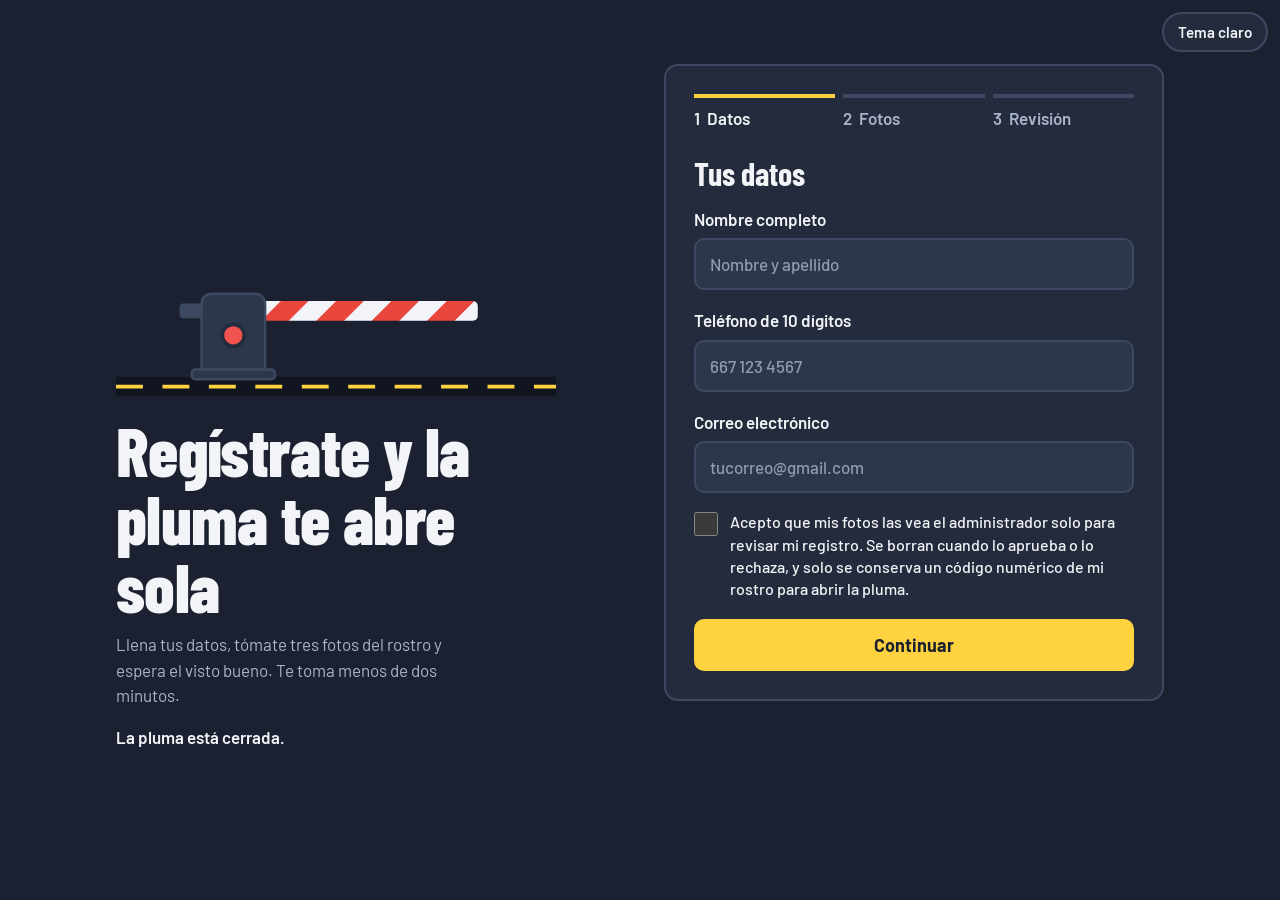
<file: web/static/index.html>
<!doctype html>
<html lang="es" data-theme="oscuro">

<head>
    <meta charset="utf-8">
    <meta name="viewport" content="width=device-width, initial-scale=1">
    <title>Registro de la pluma</title>
    <meta name="theme-color" content="#1b2130">

    <!-- Barlow: la familia tipográfica inspirada en las señales de carretera.
         Si no hay internet, el navegador usa la fuente de respaldo del CSS. -->
    <link rel="preconnect" href="https://fonts.googleapis.com">
    <link rel="preconnect" href="https://fonts.gstatic.com" crossorigin>
    <link href="https://fonts.googleapis.com/css2?family=Barlow:wght@400;500;600;700&family=Barlow+Condensed:wght@700;800&display=swap" rel="stylesheet">

    <link rel="stylesheet" href="styles.css">

    <!-- Aplica el tema guardado antes de pintar la página, para que no parpadee. -->
    <script>
        try {
            var t = localStorage.getItem('pluma_tema');
            if (t === 'claro' || t === 'oscuro') document.documentElement.dataset.theme = t;
        } catch (e) { }
    </script>
</head>

<body>
    <a class="saltar" href="#contenido">Saltar al contenido</a>
    <button class="tema" id="btn-tema" type="button">Tema claro</button>

    <div class="pagina">

        <!-- Escena: la pluma sube conforme avanzas en el registro. -->
        <header class="escena" id="escena" data-fase="datos">
            <svg class="barrera" viewBox="0 -12 360 272" role="img"
                aria-label="Pluma de estacionamiento que sube conforme avanzas en el registro">
                <defs>
                    <pattern id="rayas" width="32" height="32" patternUnits="userSpaceOnUse"
                        patternTransform="rotate(45)">
                        <rect width="16" height="32" fill="#e8453c" />
                        <rect x="16" width="16" height="32" fill="#f2f4f7" />
                    </pattern>
                </defs>

                <rect class="calle" x="0" y="244" width="360" height="16" />
                <line x1="0" y1="252" x2="360" y2="252" stroke="#ffd23f" stroke-width="3"
                    stroke-dasharray="22 16" />

                <!-- El brazo gira desde el punto (96, 190), que queda dentro del poste. -->
                <g class="brazo" style="transform-origin: 96px 190px">
                    <rect class="contrapeso" x="52" y="184" width="44" height="12" rx="3" />
                    <rect x="96" y="182" width="200" height="16" rx="4" fill="url(#rayas)" />
                </g>

                <rect class="poste" x="70" y="176" width="52" height="68" rx="8" />
                <rect class="poste" x="62" y="238" width="68" height="8" rx="3" />
                <circle class="luz" cx="96" cy="210" r="9" />
            </svg>

            <h1>Regístrate y la pluma te abre sola</h1>
            <p class="bajada">Llena tus datos, tómate tres fotos del rostro y espera el visto bueno.
                Te toma menos de dos minutos.</p>
            <p class="estado-pluma" id="estado-pluma" aria-live="polite">La pluma está cerrada.</p>
        </header>

        <main class="panel" id="contenido">
            <ol class="pasos" id="pasos">
                <li data-vista="datos"><span class="num">1</span> Datos</li>
                <li data-vista="fotos"><span class="num">2</span> Fotos</li>
                <li data-vista="estado"><span class="num">3</span> Revisión</li>
            </ol>

            <p class="cargando" id="cargando">Cargando…</p>
            <noscript><p class="aviso">Esta página necesita JavaScript para funcionar.</p></noscript>

            <!-- PASO 1: datos -->
            <section class="paso" id="paso-datos" aria-labelledby="t-datos" hidden>
                <h2 id="t-datos" tabindex="-1">Tus datos</h2>
                <form id="form-datos" novalidate>
                    <div class="campo">
                        <label for="nombre">Nombre completo</label>
                        <input id="nombre" name="nombre" autocomplete="name" maxlength="120"
                            placeholder="Nombre y apellido" aria-describedby="err-nombre">
                        <p class="error" id="err-nombre"></p>
                    </div>
                    <div class="campo">
                        <label for="telefono">Teléfono de 10 dígitos</label>
                        <input id="telefono" name="telefono" type="tel" inputmode="tel"
                            autocomplete="tel-national" placeholder="667 123 4567"
                            aria-describedby="err-telefono">
                        <p class="error" id="err-telefono"></p>
                    </div>
                    <div class="campo">
                        <label for="correo">Correo electrónico</label>
                        <input id="correo" name="correo" type="email" inputmode="email"
                            autocomplete="email" maxlength="120" placeholder="tucorreo@gmail.com"
                            aria-describedby="err-correo">
                        <p class="error" id="err-correo"></p>
                    </div>
                    <div class="campo">
                        <label class="casilla" for="acepto">
                            <input id="acepto" name="acepto" type="checkbox" aria-describedby="err-acepto">
                            <span>Acepto que mis fotos las vea el administrador solo para revisar mi registro.
                                Se borran cuando lo aprueba o lo rechaza, y solo se conserva un código numérico
                                de mi rostro para abrir la pluma.</span>
                        </label>
                        <p class="error" id="err-acepto"></p>
                    </div>
                    <p class="aviso" id="aviso-datos" role="alert"></p>
                    <button class="boton" id="btn-datos" type="submit">Continuar</button>
                </form>
            </section>

            <!-- PASO 2: fotos -->
            <section class="paso" id="paso-fotos" aria-labelledby="t-fotos" hidden>
                <h2 id="t-fotos" tabindex="-1">Tus fotos</h2>
                <p class="guia" id="guia-pose"></p>

                <div class="visor" id="visor">
                    <video id="video" playsinline muted></video>
                    <div class="ovalo" aria-hidden="true"></div>
                    <div class="giro" id="giro" aria-hidden="true" hidden>
                        <svg viewBox="0 0 24 24" width="24" height="24" fill="none" stroke="currentColor"
                            stroke-width="3" stroke-linecap="round" stroke-linejoin="round">
                            <path d="M15 5l-7 7 7 7" />
                        </svg>
                    </div>
                    <div class="cuenta" id="cuenta" aria-hidden="true"></div>
                    <div class="analizando" id="analizando" hidden>
                        <span>Revisando tu foto…</span>
                    </div>
                    <div class="sin-camara" id="sin-camara" hidden>
                        <p id="msg-camara"></p>
                    </div>
                </div>

                <ul class="poses" id="poses"></ul>

                <p class="aviso" id="aviso-fotos" role="alert"></p>

                <div class="acciones">
                    <button class="boton" id="btn-foto" type="button">Tomar foto</button>
                    <button class="boton boton-sec" id="btn-archivo" type="button">Subir una foto</button>
                    <input type="file" id="archivo" accept="image/*" capture="user" hidden>
                </div>
            </section>

            <!-- PASO 3: estado del registro -->
            <section class="paso" id="paso-estado" aria-labelledby="t-estado" hidden>
                <h2 id="t-estado" tabindex="-1"></h2>
                <p id="estado-texto"></p>
                <blockquote class="motivo" id="estado-motivo" hidden></blockquote>
                <button class="boton boton-sec" id="btn-reintentar" type="button" hidden>Volver a registrarme</button>
            </section>
        </main>
    </div>

    <p class="sr-only" id="anuncio" aria-live="polite"></p>
    <script src="registro.js"></script>
</body>

</html>
</file>
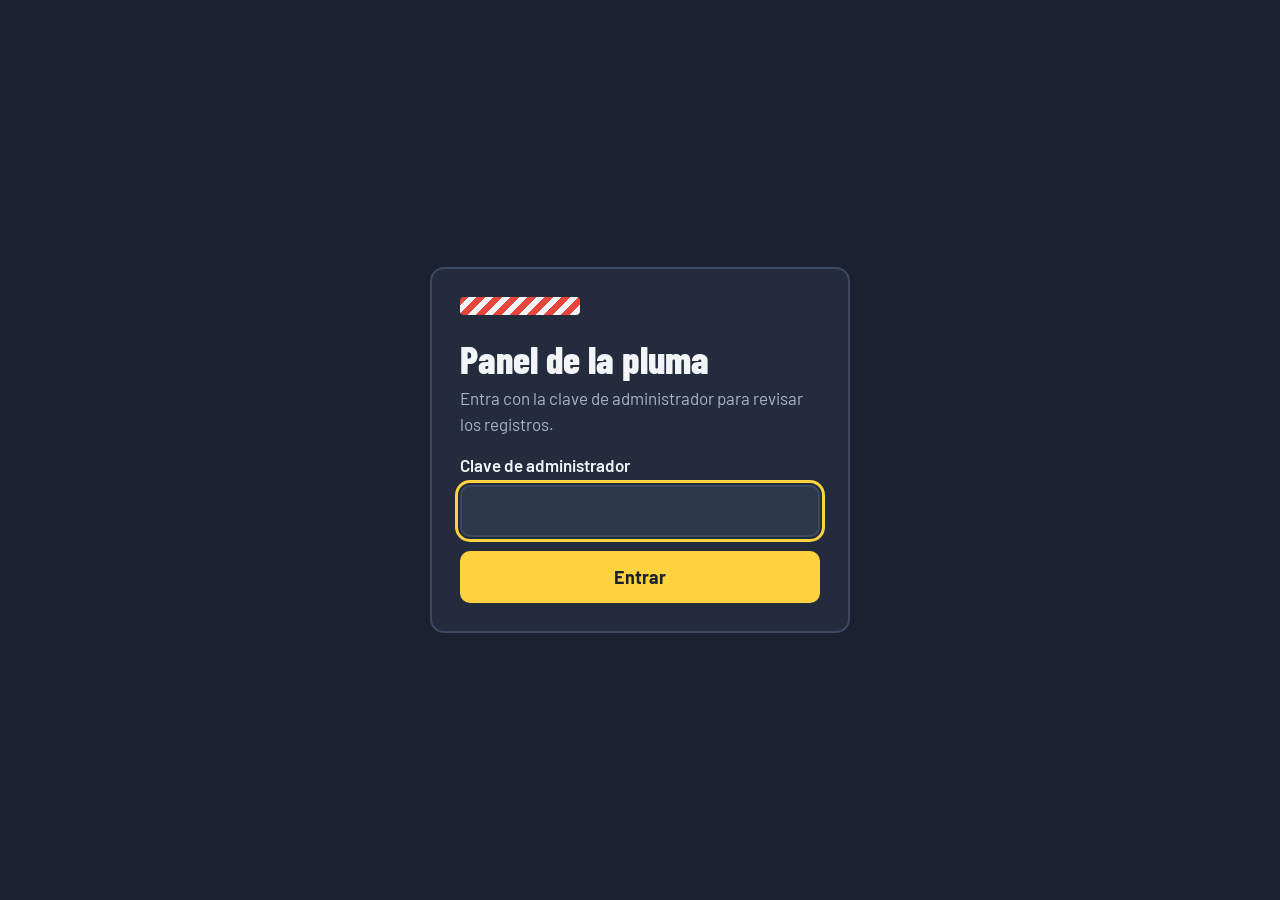
<file: web/static/admin.html>
<!doctype html>
<html lang="es" data-theme="oscuro">

<head>
    <meta charset="utf-8">
    <meta name="viewport" content="width=device-width, initial-scale=1">
    <title>Panel de la pluma</title>
    <meta name="robots" content="noindex">

    <link rel="preconnect" href="https://fonts.googleapis.com">
    <link rel="preconnect" href="https://fonts.gstatic.com" crossorigin>
    <link href="https://fonts.googleapis.com/css2?family=Barlow:wght@400;500;600;700&family=Barlow+Condensed:wght@700;800&display=swap" rel="stylesheet">
    <link rel="stylesheet" href="admin.css">

    <!-- Mismo tema que la página de registro (se guarda en este navegador). -->
    <script>
        try {
            var t = localStorage.getItem('pluma_tema');
            if (t === 'claro' || t === 'oscuro') document.documentElement.dataset.theme = t;
        } catch (e) { }
    </script>
</head>

<body>
    <!-- ENTRAR -->
    <section class="login" id="login" hidden>
        <form class="login-caja" id="form-login" novalidate>
            <div class="logo logo-grande" aria-hidden="true"></div>
            <h1>Panel de la pluma</h1>
            <p class="suave">Entra con la clave de administrador para revisar los registros.</p>
            <label for="clave">Clave de administrador</label>
            <input id="clave" type="password" autocomplete="current-password">
            <p class="aviso" id="aviso-login" role="alert"></p>
            <button class="boton" id="btn-login" type="submit">Entrar</button>
        </form>
    </section>

    <!-- PANEL -->
    <div class="app" id="app" hidden>
        <header class="barra">
            <div class="marca"><span class="logo" aria-hidden="true"></span> Panel de la pluma</div>

            <div class="pestanas" role="group" aria-label="Qué registros ver">
                <button class="pestana" type="button" data-estado="pendiente" aria-pressed="true">
                    Pendientes <span class="cuenta" id="c-pendiente">0</span></button>
                <button class="pestana" type="button" data-estado="aprobado" aria-pressed="false">
                    Aprobadas <span class="cuenta" id="c-aprobado">0</span></button>
                <button class="pestana" type="button" data-estado="rechazado" aria-pressed="false">
                    Sin acceso <span class="cuenta" id="c-rechazado">0</span></button>
            </div>

            <div class="barra-acciones">
                <button class="boton-chico" id="btn-tema" type="button">Tema claro</button>
                <button class="boton-chico" id="btn-salir" type="button">Salir</button>
            </div>
        </header>

        <div class="cuerpo" id="cuerpo" data-vista="lista">
            <aside class="lista-caja" aria-label="Personas">
                <ul class="lista" id="lista"></ul>
                <p class="vacio" id="lista-vacia" hidden></p>
            </aside>

            <main class="detalle" id="detalle">
                <p class="vacio vacio-grande" id="detalle-vacio">Elige a una persona de la lista para revisar su registro.</p>

                <article class="persona" id="persona" hidden>
                    <button class="volver" id="btn-volver" type="button">Volver a la lista</button>

                    <header class="persona-cab">
                        <h2 id="p-nombre" tabindex="-1"></h2>
                        <p class="persona-sub">
                            <span class="etiqueta" id="p-estado"></span>
                            <span class="suave" id="p-hace"></span>
                        </p>
                    </header>

                    <div id="p-alertas"></div>

                    <section aria-labelledby="t-fotos">
                        <h3 id="t-fotos">Fotos</h3>
                        <div class="fotos" id="p-fotos"></div>
                        <p class="nota" id="p-fotos-nota"></p>
                    </section>

                    <section aria-labelledby="t-datos">
                        <h3 id="t-datos">Datos</h3>
                        <dl class="datos" id="p-datos"></dl>
                    </section>

                    <section class="decision" id="p-decision" aria-label="Decisión"></section>
                </article>
            </main>
        </div>
    </div>

    <!-- Foto ampliada -->
    <dialog class="visor" id="visor" aria-label="Foto ampliada">
        <img id="visor-img" alt="">
        <button class="boton-chico" id="visor-cerrar" type="button">Cerrar</button>
    </dialog>

    <div class="avisos" id="avisos" role="status" aria-live="polite"></div>

    <script src="admin.js"></script>
</body>

</html>
</file>
<file: web/static/styles.css>
/* ------------------------------------------------------------------
   Colores: salen del mundo de un estacionamiento.
   Asfalto (fondos), pintura vial (texto y guía), y los tres colores
   del semáforo de la pluma (rojo, ámbar, verde) solo para los estados.
   ------------------------------------------------------------------ */
:root {
    --fondo: #1b2130;
    --panel: #232b3d;
    --campo: #2d374c;
    --linea: #3d4961;
    --texto: #f2f4f7;
    --suave: #a9b4c8;

    --foco: #ffd23f;          /* anillo de foco y paso activo */
    --btn-fondo: #ffd23f;
    --btn-texto: #1b2130;

    --rojo: #ef5350;
    --rojo-texto: #ff8a84;
    --ambar: #ffb020;
    --verde: #3ecf8e;

    --poste: #2d374c;
    --calle: #11151f;

    --fuente-texto: "Barlow", system-ui, "Segoe UI", Roboto, sans-serif;
    --fuente-titulo: "Barlow Condensed", "Arial Narrow", "Barlow", system-ui, sans-serif;
}

:root[data-theme="claro"] {
    --fondo: #e3e7ee;
    --panel: #f8f9fb;
    --campo: #ffffff;
    --linea: #b9c2d1;
    --texto: #141a2a;
    --suave: #4b5770;

    --foco: #1b2130;
    --btn-fondo: #1b2130;
    --btn-texto: #ffd23f;

    --rojo: #c62f2b;
    --rojo-texto: #b3231f;
    --ambar: #c27a00;
    --verde: #0c8a5a;

    --poste: #c7cfdc;
    --calle: #9aa5b8;
}

*, *::before, *::after { box-sizing: border-box; }

html { color-scheme: dark; }
html[data-theme="claro"] { color-scheme: light; }

[hidden] { display: none !important; }

body {
    margin: 0;
    min-height: 100vh;
    background: var(--fondo);
    color: var(--texto);
    font-family: var(--fuente-texto);
    font-size: 1.0625rem;
    line-height: 1.5;
}

/* ---------------------------------------------------------- utilidades */
.sr-only {
    position: absolute; width: 1px; height: 1px; margin: -1px; padding: 0;
    overflow: hidden; clip: rect(0, 0, 0, 0); white-space: nowrap; border: 0;
}

.saltar {
    position: absolute; left: 16px; top: -64px; z-index: 10;
    padding: 10px 14px; border-radius: 8px;
    background: var(--btn-fondo); color: var(--btn-texto); font-weight: 700;
}
.saltar:focus { top: 12px; }

:focus-visible { outline: 3px solid var(--foco); outline-offset: 3px; }

/* --------------------------------------------------------------- tema */
.tema {
    position: absolute; top: 12px; right: 12px; z-index: 5;
    min-height: 40px; padding: 0 14px;
    border: 2px solid var(--linea); border-radius: 999px;
    background: var(--panel); color: var(--texto);
    font: 600 0.95rem var(--fuente-texto); cursor: pointer;
}

/* ------------------------------------------------------------- layout */
.pagina {
    max-width: 1080px;
    margin: 0 auto;
    padding: 64px 16px 64px;
    display: grid;
    grid-template-columns: minmax(0, 1fr) minmax(0, 500px);
    gap: clamp(24px, 6vw, 72px);
    align-items: start;
}

.escena { position: sticky; top: 32px; }

.barrera { display: block; width: 100%; max-width: 440px; height: auto; }

h1 {
    margin: 20px 0 12px;
    font-family: var(--fuente-titulo);
    font-weight: 800;
    font-size: clamp(2.5rem, 1.4rem + 4.4vw, 4.25rem);
    line-height: 1;
    letter-spacing: -0.01em;
    max-width: 13ch;
}

.bajada { margin: 0 0 16px; max-width: 34ch; color: var(--suave); }

.estado-pluma { margin: 0; font-weight: 600; }

/* ------------------------------------------------- la pluma (SVG) */
.calle { fill: var(--calle); }
.poste { fill: var(--poste); stroke: var(--linea); stroke-width: 2; }
.contrapeso { fill: var(--linea); }
.luz { fill: var(--rojo); stroke: var(--panel); stroke-width: 3; transition: fill 0.4s; }

.brazo {
    transform: rotate(var(--giro, 0deg));
    transition: transform 1s cubic-bezier(0.34, 1.3, 0.5, 1);
}

[data-fase="fotos"] .luz,
[data-fase="revision"] .luz { fill: var(--ambar); }
[data-fase="aprobado"] .luz { fill: var(--verde); }

/* --------------------------------------------------------------- panel */
.panel {
    background: var(--panel);
    border: 2px solid var(--linea);
    border-radius: 14px;
    padding: clamp(18px, 4vw, 28px);
}

.pasos {
    display: flex; gap: 8px;
    margin: 0 0 24px; padding: 0; list-style: none;
}
.pasos li {
    flex: 1;
    padding-top: 8px;
    border-top: 4px solid var(--linea);
    color: var(--suave);
    font-weight: 600;
}
.pasos .num { margin-right: 4px; }
.pasos li.activo { border-top-color: var(--foco); color: var(--texto); }
.pasos li.hecho { border-top-color: var(--verde); color: var(--texto); }

.cargando { margin: 0; color: var(--suave); }

h2 {
    margin: 0 0 16px;
    font-family: var(--fuente-titulo);
    font-weight: 700;
    font-size: 2rem;
    line-height: 1.1;
}
h2:focus { outline: none; }

/* ---------------------------------------------------------- formulario */
.campo { margin-bottom: 18px; }

label { display: block; margin-bottom: 6px; font-weight: 600; }

input[type="text"], input[type="tel"], input[type="email"], input:not([type]) {
    width: 100%; min-height: 52px; padding: 0 14px;
    border: 2px solid var(--linea); border-radius: 10px;
    background: var(--campo); color: var(--texto);
    font: 500 1.0625rem var(--fuente-texto);
}
input::placeholder { color: var(--suave); opacity: 0.8; }
input[aria-invalid="true"] { border-color: var(--rojo); }

/* Casilla de consentimiento */
.casilla {
    display: flex; align-items: flex-start; gap: 12px;
    margin: 0; font-weight: 500; font-size: 1rem; line-height: 1.4;
}
.casilla input {
    flex: none; width: 24px; height: 24px; margin: 1px 0 0;
    accent-color: var(--foco); cursor: pointer;
}

.error { margin: 6px 0 0; color: var(--rojo-texto); font-weight: 500; }
.error:empty { display: none; }

.aviso {
    margin: 0 0 16px; padding: 10px 12px;
    border-left: 4px solid var(--rojo); border-radius: 6px;
    background: var(--campo);
}
.aviso:empty { display: none; }

.boton {
    display: block; width: 100%; min-height: 52px; padding: 0 24px;
    border: 2px solid var(--btn-fondo); border-radius: 10px;
    background: var(--btn-fondo); color: var(--btn-texto);
    font: 700 1.125rem var(--fuente-texto); cursor: pointer;
}
.boton:disabled { opacity: 0.55; cursor: not-allowed; }

.boton-sec {
    min-height: 46px;
    background: transparent; color: var(--texto);
    border-color: var(--linea);
    font-size: 1rem; font-weight: 600;
}

.acciones { display: grid; gap: 10px; }

/* -------------------------------------------------------------- cámara */
.guia { margin: 0 0 14px; font-weight: 500; }

.visor {
    position: relative;
    aspect-ratio: 4 / 5;
    max-height: 70vh;
    margin: 0 auto 14px;
    border-radius: 12px;
    background: #0c1019;
    overflow: hidden;
}

.visor video {
    width: 100%; height: 100%;
    object-fit: cover;
    transform: scaleX(-1); /* espejo, para que se sienta como mirarte en un espejo */
}

/* Óvalo guía: una línea punteada como la del centro de la calle. */
.ovalo {
    position: absolute; left: 50%; top: 47%;
    width: 60%; height: 72%;
    transform: translate(-50%, -50%);
    border: 3px dashed #ffd23f;
    border-radius: 50%;
    box-shadow: 0 0 0 999px rgba(12, 16, 25, 0.58);
    pointer-events: none;
}

.giro {
    position: absolute; top: 47%;
    width: 44px; height: 44px;
    transform: translateY(-50%);
    display: grid; place-items: center;
    border-radius: 50%;
    background: #ffd23f; color: #1b2130;
}
.giro[data-lado="izquierda"] { left: 10px; }
.giro[data-lado="derecha"] { right: 10px; }
.giro[data-lado="derecha"] svg { transform: scaleX(-1); }

.cuenta {
    position: absolute; inset: 0;
    display: grid; place-items: center;
    font: 800 7rem var(--fuente-titulo);
    color: #fff;
    text-shadow: 0 2px 14px rgba(0, 0, 0, 0.65);
    opacity: 0; pointer-events: none;
}
.cuenta.visible { opacity: 1; }

.analizando {
    position: absolute; inset: 0;
    display: grid; place-items: center;
    background: rgba(12, 16, 25, 0.74);
    color: #fff; font-weight: 600;
    overflow: hidden;
}
/* Línea de escaneo: solo se mueve mientras el servidor revisa la foto. */
.analizando::after {
    content: ""; position: absolute; left: 0; right: 0; top: 0; height: 3px;
    background: #ffd23f;
    animation: escanear 1.4s linear infinite;
}
@keyframes escanear { from { top: 0; } to { top: 100%; } }

.sin-camara {
    position: absolute; inset: 0;
    display: grid; place-items: center;
    padding: 24px; text-align: center;
    background: #0c1019; color: #f2f4f7;
}
.sin-camara p { margin: 0; max-width: 28ch; }

/* ------------------------------------------------ fotos tomadas (poses) */
.poses {
    display: grid; grid-template-columns: repeat(3, 1fr); gap: 8px;
    margin: 0 0 16px; padding: 0; list-style: none;
}
.pose {
    display: flex; align-items: center; gap: 8px;
    width: 100%; min-height: 56px; padding: 6px 10px;
    border: 2px solid var(--linea); border-radius: 10px;
    background: var(--campo); color: var(--texto);
    text-align: left; font-family: var(--fuente-texto); cursor: pointer;
}
.pose strong { display: block; line-height: 1.1; }
.pose small { display: block; color: var(--suave); font-weight: 500; }
.pose img { width: 36px; height: 36px; border-radius: 50%; object-fit: cover; flex: none; }
.pose.activa { border-color: var(--foco); }
.pose.lista small { color: var(--verde); font-weight: 700; }

/* ------------------------------------------------------ paso 3: estado */
.motivo {
    margin: 16px 0;
    padding: 10px 14px;
    border-left: 4px solid var(--rojo);
    background: var(--campo);
    border-radius: 6px;
}

/* ------------------------------------------------------------- móvil */
@media (max-width: 860px) {
    .pagina { grid-template-columns: minmax(0, 1fr); padding-top: 60px; }
    .escena { position: static; }
    .barrera { max-width: 230px; }
    h1 { max-width: none; margin: 8px 0 10px; }
    .bajada { max-width: none; margin-bottom: 12px; }
}

@media (max-width: 420px) {
    .pose small { font-size: 0.85rem; }
    .pose img { width: 30px; height: 30px; }
    .pose { padding: 6px 8px; gap: 6px; }
}

@media (prefers-reduced-motion: reduce) {
    .brazo, .luz { transition: none; }
    .analizando::after { animation: none; top: 50%; }
}
</file>
<file: web/static/admin.css>
/* Panel de la pluma. Misma paleta que la página de registro:
   asfalto, pintura vial y los colores del semáforo para los estados. */
:root {
    --fondo: #1b2130;
    --panel: #232b3d;
    --campo: #2d374c;
    --linea: #3d4961;
    --texto: #f2f4f7;
    --suave: #a9b4c8;
    --foco: #ffd23f;

    --ok-fondo: #3ecf8e;
    --ok-texto: #082418;
    --ambar: #ffb020;
    --rojo: #ef5350;
    --rojo-texto: #ff8a84;
    --verde: #3ecf8e;

    --fuente-texto: "Barlow", system-ui, "Segoe UI", Roboto, sans-serif;
    --fuente-titulo: "Barlow Condensed", "Arial Narrow", "Barlow", system-ui, sans-serif;
}

:root[data-theme="claro"] {
    --fondo: #e3e7ee;
    --panel: #f8f9fb;
    --campo: #ffffff;
    --linea: #b9c2d1;
    --texto: #141a2a;
    --suave: #4b5770;
    --foco: #1b2130;

    --ok-fondo: #0c8a5a;
    --ok-texto: #ffffff;
    --ambar: #c27a00;
    --rojo: #c62f2b;
    --rojo-texto: #b3231f;
    --verde: #0c8a5a;
}

*, *::before, *::after { box-sizing: border-box; }
html { color-scheme: dark; }
html[data-theme="claro"] { color-scheme: light; }
[hidden] { display: none !important; }

body {
    margin: 0;
    background: var(--fondo);
    color: var(--texto);
    font: 400 1.0625rem/1.5 var(--fuente-texto);
}

:focus-visible { outline: 3px solid var(--foco); outline-offset: 2px; }
h1, h2, h3 { margin: 0; }
h2:focus { outline: none; }
.suave { color: var(--suave); }

/* El brazo de la pluma como logotipo */
.logo {
    display: inline-block; width: 38px; height: 12px; border-radius: 3px;
    background: repeating-linear-gradient(135deg, #e8453c 0 6px, #f2f4f7 6px 12px);
}
.logo-grande { width: 120px; height: 18px; border-radius: 4px; margin-bottom: 18px; }

/* ----------------------------------------------------------- botones */
.boton {
    display: block; width: 100%; min-height: 52px; padding: 0 22px;
    border: 2px solid var(--foco); border-radius: 10px;
    background: var(--foco); color: var(--fondo);
    font: 700 1.125rem var(--fuente-texto); cursor: pointer;
}
:root[data-theme="claro"] .boton { color: #ffd23f; }
.boton:disabled { opacity: 0.55; cursor: not-allowed; }

.boton-chico {
    min-height: 40px; padding: 0 14px;
    border: 2px solid var(--linea); border-radius: 999px;
    background: var(--campo); color: var(--texto);
    font: 600 0.95rem var(--fuente-texto); cursor: pointer;
}

.btn-aprobar, .btn-rechazar, .btn-neutro {
    min-height: 52px; padding: 0 22px;
    border: 2px solid transparent; border-radius: 10px;
    font: 700 1.1rem var(--fuente-texto); cursor: pointer;
}
.btn-aprobar { background: var(--ok-fondo); color: var(--ok-texto); }
.btn-rechazar { background: transparent; color: var(--rojo-texto); border-color: var(--rojo); }
.btn-neutro { background: transparent; color: var(--texto); border-color: var(--linea); }
.btn-aprobar:disabled, .btn-rechazar:disabled, .btn-neutro:disabled { opacity: 0.5; cursor: not-allowed; }

/* ------------------------------------------------------------- login */
.login { min-height: 100vh; display: grid; place-items: center; padding: 16px; }
.login-caja {
    width: min(100%, 420px); padding: 28px;
    background: var(--panel); border: 2px solid var(--linea); border-radius: 14px;
}
.login-caja h1 { font: 800 2.4rem/1 var(--fuente-titulo); margin-bottom: 8px; }
.login-caja p { margin: 0 0 16px; }
label { display: block; margin-bottom: 6px; font-weight: 600; }
input[type="password"], textarea {
    width: 100%; padding: 0 14px;
    border: 2px solid var(--linea); border-radius: 10px;
    background: var(--campo); color: var(--texto);
    font: 500 1.0625rem var(--fuente-texto);
}
input[type="password"] { min-height: 52px; margin-bottom: 14px; }
textarea { padding: 10px 14px; min-height: 96px; resize: vertical; line-height: 1.4; }

.aviso {
    margin: 0 0 14px; padding: 10px 12px;
    border-left: 4px solid var(--rojo); border-radius: 6px; background: var(--campo);
}
.aviso:empty { display: none; }

/* --------------------------------------------------------- estructura */
.app { height: 100vh; height: 100dvh; display: grid; grid-template-rows: auto minmax(0, 1fr); }

.barra {
    display: flex; flex-wrap: wrap; align-items: center; gap: 10px 20px;
    padding: 10px 16px;
    background: var(--panel); border-bottom: 2px solid var(--linea);
}
.marca { display: flex; align-items: center; gap: 10px; font: 800 1.5rem var(--fuente-titulo); }
.pestanas { display: flex; gap: 6px; margin-right: auto; flex-wrap: wrap; }
.pestana {
    display: inline-flex; align-items: center; gap: 8px;
    min-height: 44px; padding: 0 14px;
    border: 2px solid transparent; border-radius: 10px;
    background: transparent; color: var(--suave);
    font: 600 1rem var(--fuente-texto); cursor: pointer;
}
.pestana[aria-pressed="true"] { color: var(--texto); background: var(--campo); border-color: var(--foco); }
.cuenta {
    min-width: 26px; padding: 0 8px; border-radius: 999px;
    background: var(--linea); color: var(--texto);
    text-align: center; font-size: 0.9rem; font-weight: 700;
}
.cuenta.hay { background: var(--ambar); color: #1b2130; }
:root[data-theme="claro"] .cuenta.hay { color: #fff; }
.barra-acciones { display: flex; gap: 8px; }

.cuerpo { display: grid; grid-template-columns: minmax(280px, 360px) minmax(0, 1fr); min-height: 0; }

/* ------------------------------------------------------------- lista */
.lista-caja { overflow-y: auto; padding: 10px; border-right: 2px solid var(--linea); }
.lista { margin: 0; padding: 0; list-style: none; display: grid; gap: 6px; }
.fila {
    display: flex; flex-direction: column; align-items: flex-start; gap: 4px;
    width: 100%; padding: 12px 14px;
    border: 2px solid transparent; border-radius: 10px;
    background: transparent; color: var(--texto);
    text-align: left; font-family: var(--fuente-texto); cursor: pointer;
}
.fila:hover { background: var(--panel); }
.fila.activa { background: var(--panel); border-color: var(--foco); }
.fila-nombre { font-weight: 700; font-size: 1.1rem; line-height: 1.2; }
.fila-meta { display: flex; flex-wrap: wrap; gap: 6px 10px; align-items: center; color: var(--suave); font-size: 0.95rem; }
.insignia {
    padding: 0 8px; border-radius: 6px; border: 2px solid var(--ambar);
    color: var(--texto); font-size: 0.85rem; font-weight: 700;
}
.vacio { margin: 24px 12px; color: var(--suave); }

/* ----------------------------------------------------------- detalle */
.detalle { overflow-y: auto; padding: clamp(16px, 3vw, 32px); }
.vacio-grande { margin: 12vh auto 0; max-width: 28ch; text-align: center; font-size: 1.2rem; }
.persona { max-width: 880px; display: grid; gap: 26px; }
.volver {
    display: none; justify-self: start;
    min-height: 44px; padding: 0 14px;
    border: 2px solid var(--linea); border-radius: 10px;
    background: transparent; color: var(--texto);
    font: 600 1rem var(--fuente-texto); cursor: pointer;
}
.persona-cab h2 { font: 800 clamp(2rem, 4vw, 2.8rem)/1.05 var(--fuente-titulo); }
.persona-sub { display: flex; flex-wrap: wrap; align-items: center; gap: 8px 12px; margin: 8px 0 0; }
h3 { font: 700 1.4rem/1.2 var(--fuente-titulo); margin-bottom: 10px; }

.etiqueta {
    display: inline-flex; align-items: center; gap: 8px;
    padding: 2px 12px; border: 2px solid var(--linea); border-radius: 999px;
    font-weight: 700;
}
.etiqueta::before { content: ""; width: 10px; height: 10px; border-radius: 50%; background: var(--suave); }
.etiqueta[data-estado="pendiente"]::before { background: var(--ambar); }
.etiqueta[data-estado="aprobado"]::before { background: var(--verde); }
.etiqueta[data-estado="rechazado"]::before { background: var(--rojo); }

/* alertas dentro de la ficha */
.alerta {
    margin: 0 0 10px; padding: 12px 14px;
    border-left: 5px solid var(--ambar); border-radius: 8px; background: var(--panel);
}
.alerta strong { display: block; }
.alerta-roja { border-left-color: var(--rojo); }

/* fotos */
.fotos { display: grid; grid-template-columns: repeat(3, minmax(0, 1fr)); gap: 12px; }
.foto { margin: 0; }
.foto-marco {
    aspect-ratio: 3 / 4; display: grid; place-items: center;
    padding: 8px; text-align: center;
    background: #0c1019; color: #c9d2e3; border-radius: 10px; overflow: hidden;
    font-size: 0.95rem;
}
.foto-boton { display: block; width: 100%; height: 100%; margin: -8px; padding: 0; border: 0; background: none; cursor: zoom-in; }
.foto-boton img { width: 100%; height: 100%; object-fit: cover; display: block; }
.foto figcaption { margin-top: 6px; font-weight: 600; }
.nota { margin: 10px 0 0; color: var(--suave); }

/* datos */
.datos { display: grid; grid-template-columns: max-content 1fr; gap: 8px 20px; margin: 0; }
.datos dt { color: var(--suave); }
.datos dd { margin: 0; font-weight: 600; overflow-wrap: anywhere; }

/* decisión */
.decision {
    position: sticky; bottom: 0;
    padding: 14px 0 6px; background: var(--fondo);
    border-top: 2px solid var(--linea);
}
/* Con el formulario abierto (aprobar, rechazar) ya no se queda pegada abajo:
   así no tapa las fotos, que es lo que se está revisando. */
.decision.abierta { position: static; }
.decision-botones { display: flex; flex-wrap: wrap; gap: 10px; }
.decision-botones > * { flex: 1 1 200px; }
.confirmar { display: grid; gap: 12px; }
.confirmar p { margin: 0; }
.motivos { display: flex; flex-wrap: wrap; gap: 8px; }
.motivo-rapido {
    min-height: 40px; padding: 0 12px;
    border: 2px solid var(--linea); border-radius: 999px;
    background: var(--campo); color: var(--texto);
    font: 500 0.95rem var(--fuente-texto); cursor: pointer;
}
.error { margin: 0; color: var(--rojo-texto); font-weight: 600; }
.error:empty { display: none; }

/* ------------------------------------------------------------- foto grande */
.visor { padding: 0; border: 0; background: transparent; max-width: min(92vw, 720px); color: var(--texto); }
.visor::backdrop { background: rgba(5, 8, 15, 0.82); }
.visor img { display: block; max-width: 100%; max-height: 82vh; margin: 0 auto 10px; border-radius: 10px; }
.visor .boton-chico { display: block; margin: 0 auto; }

/* ----------------------------------------------------------- avisos */
.avisos {
    position: fixed; left: 50%; bottom: 16px; z-index: 20; transform: translateX(-50%);
    width: min(92vw, 520px); display: grid; gap: 8px;
}
.aviso-flotante {
    display: flex; align-items: flex-start; gap: 12px;
    padding: 12px 14px; background: var(--panel); color: var(--texto);
    border: 2px solid var(--linea); border-left: 6px solid var(--verde); border-radius: 10px;
    box-shadow: 0 8px 24px rgba(0, 0, 0, 0.35);
}
.aviso-flotante.error-aviso { border-left-color: var(--rojo); }
.aviso-flotante.info-aviso { border-left-color: var(--ambar); }
.aviso-flotante p { margin: 0; flex: 1; }
.aviso-flotante button {
    min-height: 32px; padding: 0 10px; border: 2px solid var(--linea); border-radius: 8px;
    background: transparent; color: var(--texto); font: 600 0.9rem var(--fuente-texto); cursor: pointer;
}

/* ------------------------------------------------------------ celular */
@media (max-width: 860px) {
    .cuerpo { grid-template-columns: minmax(0, 1fr); }
    .cuerpo[data-vista="lista"] .detalle { display: none; }
    .cuerpo[data-vista="detalle"] .lista-caja { display: none; }
    .lista-caja { border-right: 0; }
    .volver { display: inline-block; }
    .barra { gap: 8px 10px; padding: 8px 12px; }
    .marca { font-size: 1.15rem; gap: 8px; white-space: nowrap; }
    .logo { width: 30px; }
    .barra-acciones { margin-left: auto; gap: 6px; }
    .barra-acciones .boton-chico { min-height: 36px; padding: 0 10px; font-size: 0.9rem; }
    .pestanas { order: 3; width: 100%; margin-right: 0; flex-wrap: nowrap; gap: 4px; }
    .pestana { flex: 1 1 0; min-width: 0; justify-content: center; gap: 6px; padding: 0 2px; font-size: 0.9rem; white-space: nowrap; }
    .cuenta { min-width: 22px; padding: 0 6px; font-size: 0.85rem; }
    .datos { grid-template-columns: minmax(0, 1fr); gap: 0; }
    .datos dd { margin-bottom: 10px; }
}
</file>
